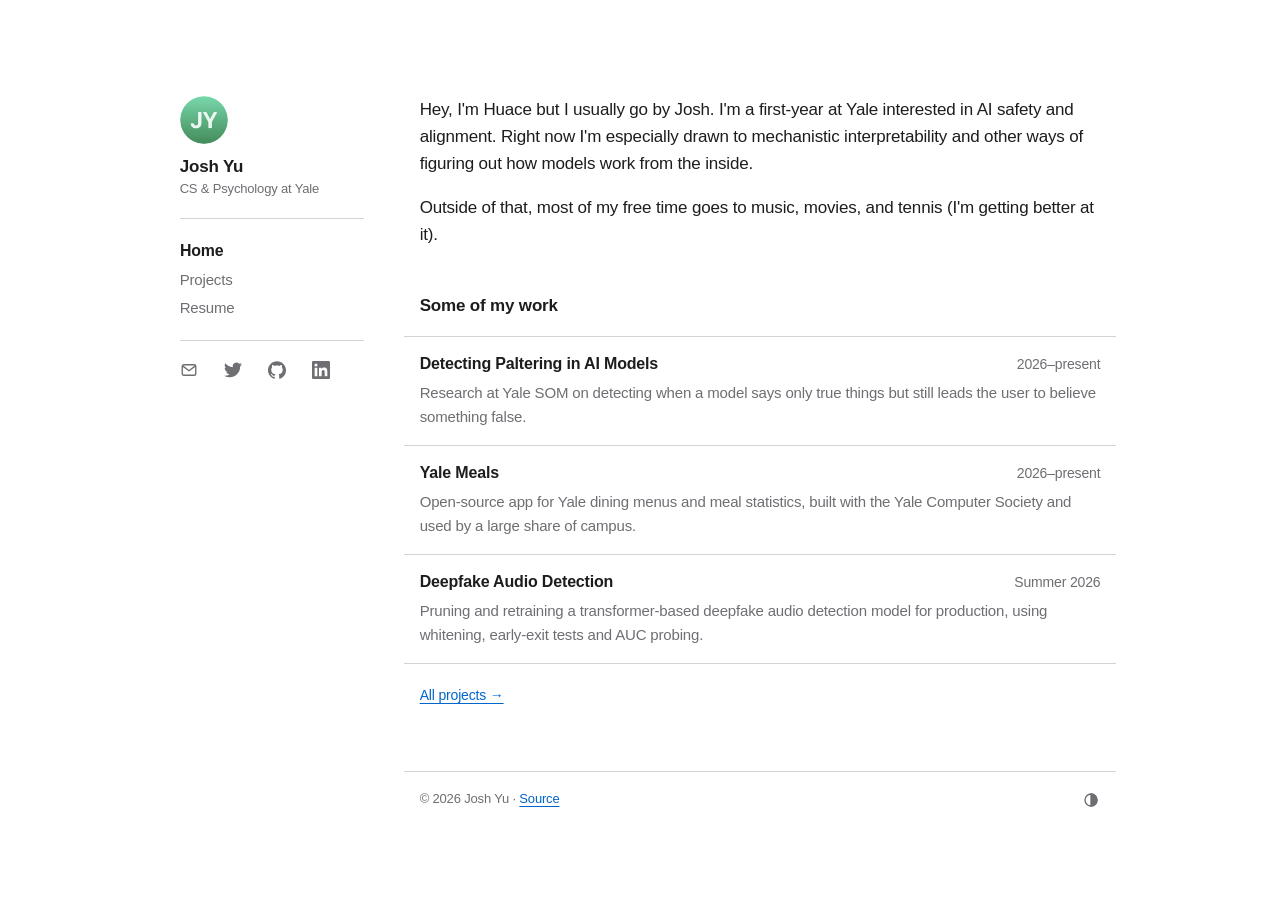
<file: index.html>
<!DOCTYPE html>
<html lang="en">
<head>
  <meta charset="utf-8">
  <meta name="viewport" content="width=device-width, initial-scale=1">
  <title>Josh Yu</title>
  <meta name="description" content="Josh Yu — Computer Science &amp; Psychology at Yale University. Interested in AI safety and mechanistic interpretability.">
  <link rel="stylesheet" href="css/style.css">
  <link rel="icon" href="favicon.ico" sizes="any">
  <link rel="icon" type="image/png" href="assets/icon-512.png">
  <link rel="apple-touch-icon" href="assets/apple-touch-icon.png">
  <script src="js/theme.js"></script>
</head>
<body>
<div class="wrap">

  <!-- HEADER: identical on every page; only class="here" moves.
       On wide screens this is the left sidebar. -->
  <header class="site-header">
    <!-- Profile card: picture, name and one line about me. The whole card is the home link. -->
    <a class="card" href="index.html">
      <img src="assets/avatar.png" alt="" width="48" height="48">
      <span class="card-text"><span class="card-name">Josh Yu</span><span class="card-sub">CS &amp; Psychology at Yale</span></span>
    </a>
    <nav class="site-nav" aria-label="Main">
      <a href="index.html" class="here" aria-current="page">Home</a>
      <a href="projects.html">Projects</a>
      <a href="resume.html">Resume</a>
    </nav>
    <div class="card-links">
      <ul class="socials">
            <li><a class="icon-button" href="mailto:joshua.yu@yale.edu" aria-label="Email" title="Email"><svg viewBox="0 0 24 24" fill="none" stroke="currentColor" stroke-width="1.8" stroke-linecap="round" stroke-linejoin="round" aria-hidden="true"><rect x="3" y="5" width="18" height="14" rx="2"/><path d="m3.5 6.5 8.5 6.5 8.5-6.5"/></svg></a></li>
            <li><a class="icon-button" href="https://x.com/tristmaschree" target="_blank" rel="noopener" aria-label="Twitter" title="Twitter"><svg viewBox="0 0 24 24" fill="currentColor" aria-hidden="true"><path d="M23.953 4.57a10 10 0 0 1-2.825.775 4.958 4.958 0 0 0 2.163-2.723c-.951.555-2.005.959-3.127 1.184a4.92 4.92 0 0 0-8.384 4.482C7.69 8.095 4.067 6.13 1.64 3.162a4.822 4.822 0 0 0-.666 2.475c0 1.71.87 3.213 2.188 4.096a4.904 4.904 0 0 1-2.228-.616v.06a4.923 4.923 0 0 0 3.946 4.827 4.996 4.996 0 0 1-2.212.085 4.936 4.936 0 0 0 4.604 3.417 9.867 9.867 0 0 1-6.102 2.105c-.39 0-.779-.023-1.17-.067a13.995 13.995 0 0 0 7.557 2.209c9.053 0 13.998-7.496 13.998-13.985 0-.21 0-.42-.015-.63A9.935 9.935 0 0 0 24 4.59z"/></svg></a></li>
            <li><a class="icon-button" href="https://github.com/tristmaschree" target="_blank" rel="noopener" aria-label="GitHub" title="GitHub"><svg viewBox="0 0 24 24" fill="currentColor" aria-hidden="true"><path d="M12 .297c-6.63 0-12 5.373-12 12 0 5.303 3.438 9.8 8.205 11.385.6.113.82-.258.82-.577 0-.285-.01-1.04-.015-2.04-3.338.724-4.042-1.61-4.042-1.61C4.422 18.07 3.633 17.7 3.633 17.7c-1.087-.744.084-.729.084-.729 1.205.084 1.838 1.236 1.838 1.236 1.07 1.835 2.809 1.305 3.495.998.108-.776.417-1.305.76-1.605-2.665-.3-5.466-1.332-5.466-5.93 0-1.31.465-2.38 1.235-3.22-.135-.303-.54-1.523.105-3.176 0 0 1.005-.322 3.3 1.23.96-.267 1.98-.399 3-.405 1.02.006 2.04.138 3 .405 2.28-1.552 3.285-1.23 3.285-1.23.645 1.653.24 2.873.12 3.176.765.84 1.23 1.91 1.23 3.22 0 4.61-2.805 5.625-5.475 5.92.42.36.81 1.096.81 2.22 0 1.606-.015 2.896-.015 3.286 0 .315.21.69.825.57C20.565 22.092 24 17.592 24 12.297c0-6.627-5.373-12-12-12"/></svg></a></li>
            <li><a class="icon-button" href="https://www.linkedin.com/in/josh-huace-yu/" target="_blank" rel="noopener" aria-label="LinkedIn" title="LinkedIn"><svg viewBox="0 0 24 24" fill="currentColor" aria-hidden="true"><path d="M20.447 20.452h-3.554v-5.569c0-1.328-.027-3.037-1.852-3.037-1.853 0-2.136 1.445-2.136 2.939v5.667H9.351V9h3.414v1.561h.046c.477-.9 1.637-1.85 3.37-1.85 3.601 0 4.267 2.37 4.267 5.455v6.286zM5.337 7.433a2.062 2.062 0 1 1 0-4.125 2.062 2.062 0 0 1 0 4.125zM7.119 20.452H3.555V9h3.564v11.452zM22.225 0H1.771C.792 0 0 .774 0 1.729v20.542C0 23.227.792 24 1.771 24h20.451C23.2 24 24 23.227 24 22.271V1.729C24 .774 23.2 0 22.222 0h.003z"/></svg></a></li>
      </ul>
    </div>
    <!-- Theme button (System → Light → Dark). This copy shows on phones;
         the footer has the desktop copy. js/theme.js wires up both. -->
    <button type="button" class="icon-button theme-button header-theme" data-mode="system" aria-label="Theme: System" title="Theme: System"><svg class="i-system" viewBox="0 0 24 24" aria-hidden="true"><circle cx="12" cy="12" r="8"/><path d="M12 4a8 8 0 0 1 0 16z" fill="currentColor"/></svg><svg class="i-light" viewBox="0 0 24 24" aria-hidden="true"><circle cx="12" cy="12" r="4"/><path d="M12 2.5v2M12 19.5v2M4.6 4.6l1.4 1.4M18 18l1.4 1.4M2.5 12h2M19.5 12h2M4.6 19.4 6 18M18 6l1.4-1.4"/></svg><svg class="i-dark" viewBox="0 0 24 24" aria-hidden="true"><path d="M20 14.5A8 8 0 1 1 9.5 4a6.5 6.5 0 0 0 10.5 10.5z"/></svg></button>
  </header>

  <!-- Right-hand column: page content, then the footer. -->
  <div class="content">
  <main>
    <!-- The profile card shows these on desktop, so they're only visible on phones. -->
    <h1 class="phone-only">Josh Yu</h1>
    <p class="muted phone-only">Computer Science &amp; Psychology @ Yale University</p>

    <p>
      Hey, I'm Huace but I usually go by Josh. I'm a first-year at Yale interested in AI safety and
      alignment. Right now I'm especially drawn to mechanistic
      interpretability and other ways of figuring out how models work from the inside.
    </p>

    <p>
      <!-- Easter egg: hover (or tap on a phone) swaps the phrase for "pun intended",
           since the paragraph above is about looking at models from the inside. -->
      <button type="button" class="pun"><span class="pun-text">Outside of that</span><span class="pun-alt" aria-hidden="true">pun intended</span></button>, most of my free time goes to music, movies, and tennis (I'm getting better at it).
    </p>

    <h2>Some of my work</h2>
    <div class="panel">
      <a class="row" href="projects.html">
        <div class="row-inner">
          <div class="row-head">
            <h3>Detecting Paltering in AI Models</h3>
            <span class="when">2026&#8211;present</span>
          </div>
          <p>
            Research at Yale SOM on detecting when a model says only true
            things but still leads the user to believe something false.
          </p>
        </div>
      </a>
      <a class="row" href="projects.html">
        <div class="row-inner">
          <div class="row-head">
            <h3>Yale Meals</h3>
            <span class="when">2026&#8211;present</span>
          </div>
          <p>
            Open-source app for Yale dining menus and meal statistics, built
            with the Yale Computer Society and used by a large share of campus.
          </p>
        </div>
      </a>
      <a class="row" href="projects.html">
        <div class="row-inner">
          <div class="row-head">
            <h3>Deepfake Audio Detection</h3>
            <span class="when">Summer 2026</span>
          </div>
          <p>
            Pruning and retraining a transformer-based deepfake audio detection 
            model for production, using whitening, early-exit tests and AUC probing.
          </p>
        </div>
      </a>
    </div>
    <p class="small"><a href="projects.html">All projects →</a></p>
  </main>

    <script>
      // Easter egg on phones and keyboards: tap or press to show "pun intended",
      // tap again or wait 2.5 seconds to switch back. A mouse uses hover instead.
      (function () {
        var pun = document.querySelector('.pun');
        if (!pun) return;
        var timer, pressedWith = '';
        // Note what started the press; Safari doesn't reliably say on the click itself.
        pun.addEventListener('pointerdown', function (e) { pressedWith = e.pointerType; });
        pun.addEventListener('click', function () {
          var mouse = pressedWith === 'mouse';
          pressedWith = '';            // a keyboard press has no pointerdown before it
          if (mouse) return;
          clearTimeout(timer);
          var on = !pun.classList.contains('show');
          pun.classList.toggle('show', on);
          if (on) timer = setTimeout(function () { pun.classList.remove('show'); }, 2500);
        });
      })();
    </script>

    <footer class="site-footer">
      <p>© 2026 Josh Yu · <a href="https://github.com/tristmaschree/tristmaschree.github.io">Source</a></p>
      <div class="footer-right">
        <ul class="socials footer-socials">
          <li><a class="icon-button" href="mailto:joshua.yu@yale.edu" aria-label="Email" title="Email"><svg viewBox="0 0 24 24" fill="none" stroke="currentColor" stroke-width="1.8" stroke-linecap="round" stroke-linejoin="round" aria-hidden="true"><rect x="3" y="5" width="18" height="14" rx="2"/><path d="m3.5 6.5 8.5 6.5 8.5-6.5"/></svg></a></li>
          <li><a class="icon-button" href="https://x.com/tristmaschree" target="_blank" rel="noopener" aria-label="Twitter" title="Twitter"><svg viewBox="0 0 24 24" fill="currentColor" aria-hidden="true"><path d="M23.953 4.57a10 10 0 0 1-2.825.775 4.958 4.958 0 0 0 2.163-2.723c-.951.555-2.005.959-3.127 1.184a4.92 4.92 0 0 0-8.384 4.482C7.69 8.095 4.067 6.13 1.64 3.162a4.822 4.822 0 0 0-.666 2.475c0 1.71.87 3.213 2.188 4.096a4.904 4.904 0 0 1-2.228-.616v.06a4.923 4.923 0 0 0 3.946 4.827 4.996 4.996 0 0 1-2.212.085 4.936 4.936 0 0 0 4.604 3.417 9.867 9.867 0 0 1-6.102 2.105c-.39 0-.779-.023-1.17-.067a13.995 13.995 0 0 0 7.557 2.209c9.053 0 13.998-7.496 13.998-13.985 0-.21 0-.42-.015-.63A9.935 9.935 0 0 0 24 4.59z"/></svg></a></li>
          <li><a class="icon-button" href="https://github.com/tristmaschree" target="_blank" rel="noopener" aria-label="GitHub" title="GitHub"><svg viewBox="0 0 24 24" fill="currentColor" aria-hidden="true"><path d="M12 .297c-6.63 0-12 5.373-12 12 0 5.303 3.438 9.8 8.205 11.385.6.113.82-.258.82-.577 0-.285-.01-1.04-.015-2.04-3.338.724-4.042-1.61-4.042-1.61C4.422 18.07 3.633 17.7 3.633 17.7c-1.087-.744.084-.729.084-.729 1.205.084 1.838 1.236 1.838 1.236 1.07 1.835 2.809 1.305 3.495.998.108-.776.417-1.305.76-1.605-2.665-.3-5.466-1.332-5.466-5.93 0-1.31.465-2.38 1.235-3.22-.135-.303-.54-1.523.105-3.176 0 0 1.005-.322 3.3 1.23.96-.267 1.98-.399 3-.405 1.02.006 2.04.138 3 .405 2.28-1.552 3.285-1.23 3.285-1.23.645 1.653.24 2.873.12 3.176.765.84 1.23 1.91 1.23 3.22 0 4.61-2.805 5.625-5.475 5.92.42.36.81 1.096.81 2.22 0 1.606-.015 2.896-.015 3.286 0 .315.21.69.825.57C20.565 22.092 24 17.592 24 12.297c0-6.627-5.373-12-12-12"/></svg></a></li>
          <li><a class="icon-button" href="https://www.linkedin.com/in/josh-huace-yu/" target="_blank" rel="noopener" aria-label="LinkedIn" title="LinkedIn"><svg viewBox="0 0 24 24" fill="currentColor" aria-hidden="true"><path d="M20.447 20.452h-3.554v-5.569c0-1.328-.027-3.037-1.852-3.037-1.853 0-2.136 1.445-2.136 2.939v5.667H9.351V9h3.414v1.561h.046c.477-.9 1.637-1.85 3.37-1.85 3.601 0 4.267 2.37 4.267 5.455v6.286zM5.337 7.433a2.062 2.062 0 1 1 0-4.125 2.062 2.062 0 0 1 0 4.125zM7.119 20.452H3.555V9h3.564v11.452zM22.225 0H1.771C.792 0 0 .774 0 1.729v20.542C0 23.227.792 24 1.771 24h20.451C23.2 24 24 23.227 24 22.271V1.729C24 .774 23.2 0 22.222 0h.003z"/></svg></a></li>
        </ul>
        <button type="button" class="icon-button theme-button footer-theme" data-mode="system" aria-label="Theme: System" title="Theme: System"><svg class="i-system" viewBox="0 0 24 24" aria-hidden="true"><circle cx="12" cy="12" r="8"/><path d="M12 4a8 8 0 0 1 0 16z" fill="currentColor"/></svg><svg class="i-light" viewBox="0 0 24 24" aria-hidden="true"><circle cx="12" cy="12" r="4"/><path d="M12 2.5v2M12 19.5v2M4.6 4.6l1.4 1.4M18 18l1.4 1.4M2.5 12h2M19.5 12h2M4.6 19.4 6 18M18 6l1.4-1.4"/></svg><svg class="i-dark" viewBox="0 0 24 24" aria-hidden="true"><path d="M20 14.5A8 8 0 1 1 9.5 4a6.5 6.5 0 0 0 10.5 10.5z"/></svg></button>
      </div>
    </footer>
  </div>

</div>
</body>
</html>
</file>
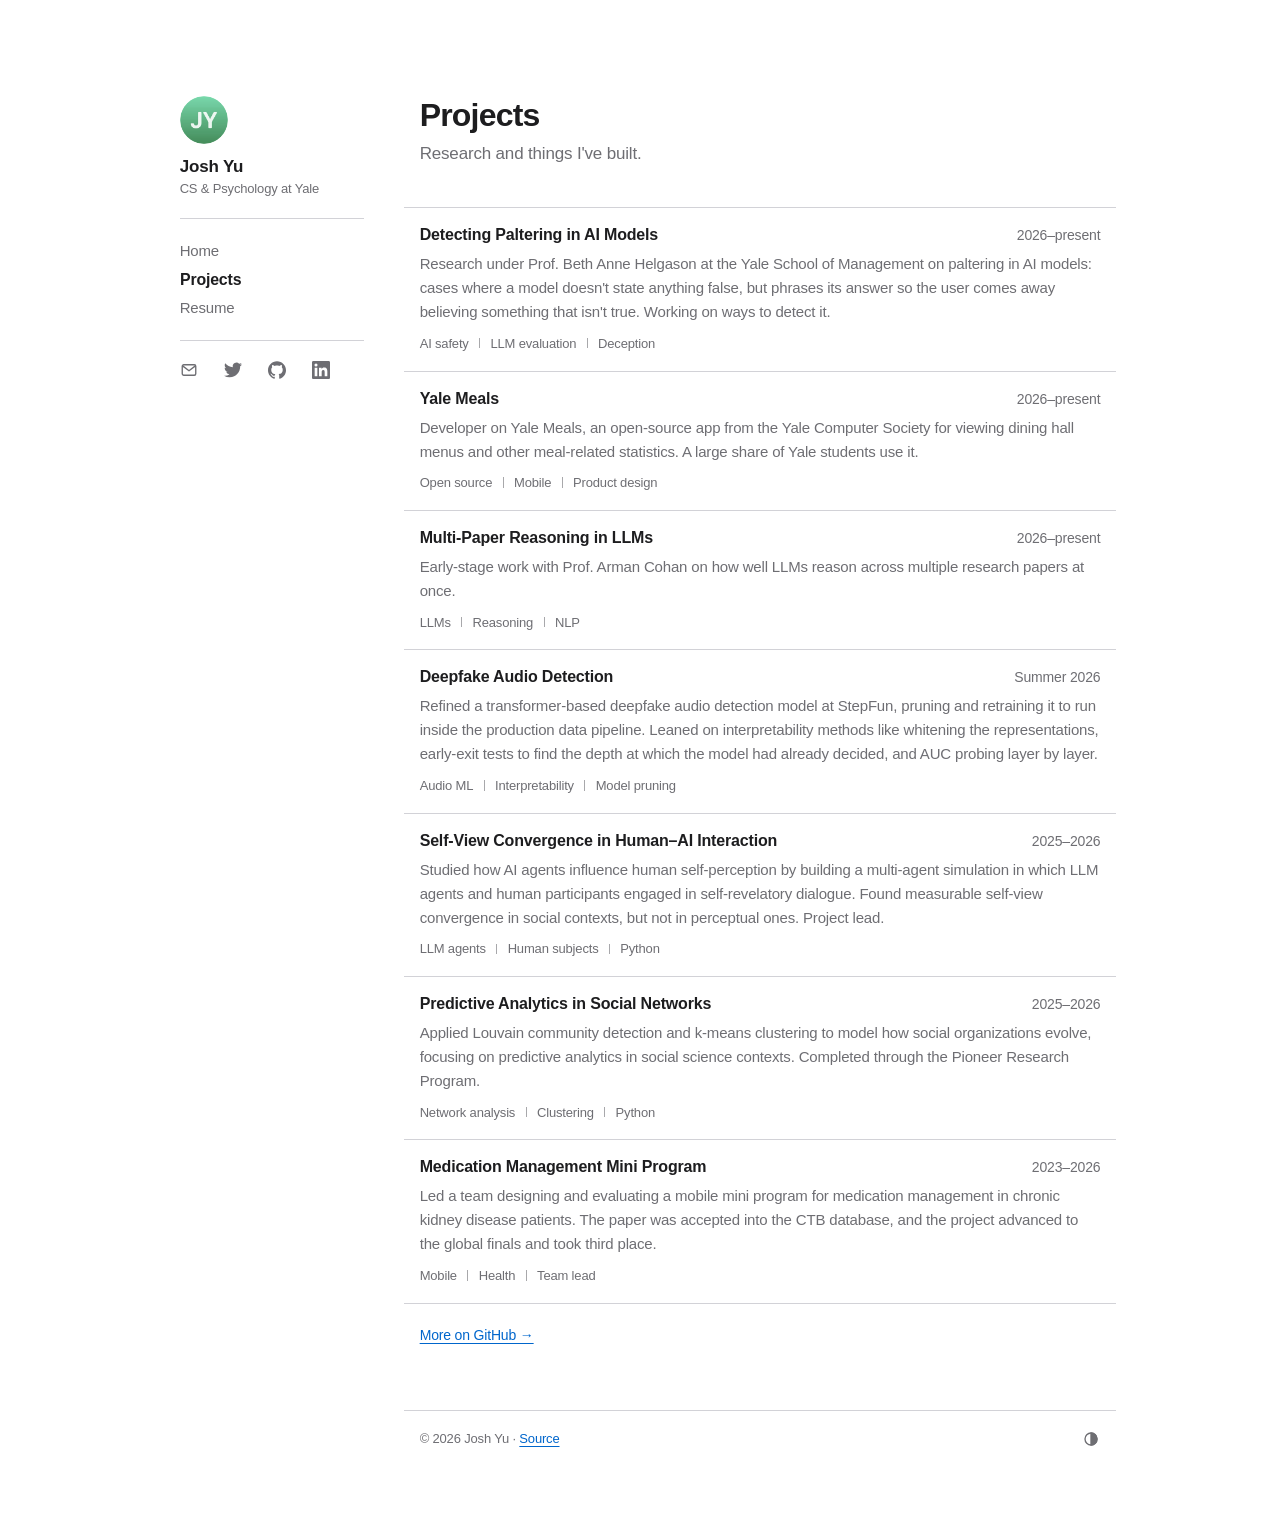
<file: projects.html>
<!DOCTYPE html>
<html lang="en">
<head>
  <meta charset="utf-8">
  <meta name="viewport" content="width=device-width, initial-scale=1">
  <title>Projects | Josh Yu</title>
  <meta name="description" content="Research and projects by Josh Yu.">
  <link rel="stylesheet" href="css/style.css">
  <link rel="icon" href="favicon.ico" sizes="any">
  <link rel="icon" type="image/png" href="assets/icon-512.png">
  <link rel="apple-touch-icon" href="assets/apple-touch-icon.png">
  <script src="js/theme.js"></script>
</head>
<body>
<div class="wrap">

  <header class="site-header">
    <!-- Profile card: picture, name and one line about me. The whole card is the home link. -->
    <a class="card" href="index.html">
      <img src="assets/avatar.png" alt="" width="48" height="48">
      <span class="card-text"><span class="card-name">Josh Yu</span><span class="card-sub">CS &amp; Psychology at Yale</span></span>
    </a>
    <nav class="site-nav" aria-label="Main">
      <a href="index.html">Home</a>
      <a href="projects.html" class="here" aria-current="page">Projects</a>
      <a href="resume.html">Resume</a>
    </nav>
    <div class="card-links">
      <ul class="socials">
            <li><a class="icon-button" href="mailto:joshua.yu@yale.edu" aria-label="Email" title="Email"><svg viewBox="0 0 24 24" fill="none" stroke="currentColor" stroke-width="1.8" stroke-linecap="round" stroke-linejoin="round" aria-hidden="true"><rect x="3" y="5" width="18" height="14" rx="2"/><path d="m3.5 6.5 8.5 6.5 8.5-6.5"/></svg></a></li>
            <li><a class="icon-button" href="https://x.com/tristmaschree" target="_blank" rel="noopener" aria-label="Twitter" title="Twitter"><svg viewBox="0 0 24 24" fill="currentColor" aria-hidden="true"><path d="M23.953 4.57a10 10 0 0 1-2.825.775 4.958 4.958 0 0 0 2.163-2.723c-.951.555-2.005.959-3.127 1.184a4.92 4.92 0 0 0-8.384 4.482C7.69 8.095 4.067 6.13 1.64 3.162a4.822 4.822 0 0 0-.666 2.475c0 1.71.87 3.213 2.188 4.096a4.904 4.904 0 0 1-2.228-.616v.06a4.923 4.923 0 0 0 3.946 4.827 4.996 4.996 0 0 1-2.212.085 4.936 4.936 0 0 0 4.604 3.417 9.867 9.867 0 0 1-6.102 2.105c-.39 0-.779-.023-1.17-.067a13.995 13.995 0 0 0 7.557 2.209c9.053 0 13.998-7.496 13.998-13.985 0-.21 0-.42-.015-.63A9.935 9.935 0 0 0 24 4.59z"/></svg></a></li>
            <li><a class="icon-button" href="https://github.com/tristmaschree" target="_blank" rel="noopener" aria-label="GitHub" title="GitHub"><svg viewBox="0 0 24 24" fill="currentColor" aria-hidden="true"><path d="M12 .297c-6.63 0-12 5.373-12 12 0 5.303 3.438 9.8 8.205 11.385.6.113.82-.258.82-.577 0-.285-.01-1.04-.015-2.04-3.338.724-4.042-1.61-4.042-1.61C4.422 18.07 3.633 17.7 3.633 17.7c-1.087-.744.084-.729.084-.729 1.205.084 1.838 1.236 1.838 1.236 1.07 1.835 2.809 1.305 3.495.998.108-.776.417-1.305.76-1.605-2.665-.3-5.466-1.332-5.466-5.93 0-1.31.465-2.38 1.235-3.22-.135-.303-.54-1.523.105-3.176 0 0 1.005-.322 3.3 1.23.96-.267 1.98-.399 3-.405 1.02.006 2.04.138 3 .405 2.28-1.552 3.285-1.23 3.285-1.23.645 1.653.24 2.873.12 3.176.765.84 1.23 1.91 1.23 3.22 0 4.61-2.805 5.625-5.475 5.92.42.36.81 1.096.81 2.22 0 1.606-.015 2.896-.015 3.286 0 .315.21.69.825.57C20.565 22.092 24 17.592 24 12.297c0-6.627-5.373-12-12-12"/></svg></a></li>
            <li><a class="icon-button" href="https://www.linkedin.com/in/josh-huace-yu/" target="_blank" rel="noopener" aria-label="LinkedIn" title="LinkedIn"><svg viewBox="0 0 24 24" fill="currentColor" aria-hidden="true"><path d="M20.447 20.452h-3.554v-5.569c0-1.328-.027-3.037-1.852-3.037-1.853 0-2.136 1.445-2.136 2.939v5.667H9.351V9h3.414v1.561h.046c.477-.9 1.637-1.85 3.37-1.85 3.601 0 4.267 2.37 4.267 5.455v6.286zM5.337 7.433a2.062 2.062 0 1 1 0-4.125 2.062 2.062 0 0 1 0 4.125zM7.119 20.452H3.555V9h3.564v11.452zM22.225 0H1.771C.792 0 0 .774 0 1.729v20.542C0 23.227.792 24 1.771 24h20.451C23.2 24 24 23.227 24 22.271V1.729C24 .774 23.2 0 22.222 0h.003z"/></svg></a></li>
      </ul>
    </div>
    <!-- Theme button (System → Light → Dark). This copy shows on phones;
         the footer has the desktop copy. js/theme.js wires up both. -->
    <button type="button" class="icon-button theme-button header-theme" data-mode="system" aria-label="Theme: System" title="Theme: System"><svg class="i-system" viewBox="0 0 24 24" aria-hidden="true"><circle cx="12" cy="12" r="8"/><path d="M12 4a8 8 0 0 1 0 16z" fill="currentColor"/></svg><svg class="i-light" viewBox="0 0 24 24" aria-hidden="true"><circle cx="12" cy="12" r="4"/><path d="M12 2.5v2M12 19.5v2M4.6 4.6l1.4 1.4M18 18l1.4 1.4M2.5 12h2M19.5 12h2M4.6 19.4 6 18M18 6l1.4-1.4"/></svg><svg class="i-dark" viewBox="0 0 24 24" aria-hidden="true"><path d="M20 14.5A8 8 0 1 1 9.5 4a6.5 6.5 0 0 0 10.5 10.5z"/></svg></button>
  </header>

  <!-- Right-hand column: page content, then the footer. -->
  <div class="content">
  <main>
    <h1>Projects</h1>
    <p class="muted">Research and things I've built.</p>

    <!-- Copy one whole "row" block per project. -->
    <div class="panel">

      <div class="row">
        <div class="row-head">
          <h3>Detecting Paltering in AI Models</h3>
          <span class="when">2026&#8211;present</span>
        </div>
        <p>
          Research under Prof. Beth Anne Helgason at the Yale School of
          Management on paltering in AI models: cases where a model doesn't
          state anything false, but phrases its answer so the user comes
          away believing something that isn't true. Working on ways to
          detect it.
        </p>
        <ul class="tags">
          <li>AI safety</li>
          <li>LLM evaluation</li>
          <li>Deception</li>
        </ul>
      </div>

      <div class="row">
        <div class="row-head">
          <h3>Yale Meals</h3>
          <span class="when">2026&#8211;present</span>
        </div>
        <p>
          Developer on Yale Meals, an open-source app from the Yale Computer
          Society for viewing dining hall menus and other meal-related
          statistics. A large share of Yale students use it.
        </p>
        <ul class="tags">
          <li>Open source</li>
          <li>Mobile</li>
          <li>Product design</li>
        </ul>
      </div>

      <div class="row">
        <div class="row-head">
          <h3>Multi-Paper Reasoning in LLMs</h3>
          <span class="when">2026&#8211;present</span>
        </div>
        <p>
          Early-stage work with Prof. Arman Cohan on how well LLMs reason
          across multiple research papers at once.
        </p>
        <ul class="tags">
          <li>LLMs</li>
          <li>Reasoning</li>
          <li>NLP</li>
        </ul>
      </div>

      <div class="row">
        <div class="row-head">
          <h3>Deepfake Audio Detection</h3>
          <span class="when">Summer 2026</span>
        </div>
        <p>
          Refined a transformer-based deepfake audio detection model at StepFun, pruning 
          and retraining it to run inside the production data pipeline. Leaned on
          interpretability methods like
          whitening the representations, early-exit tests to find the depth at
          which the model had already decided, and AUC probing layer by layer.
        </p>
        <ul class="tags">
          <li>Audio ML</li>
          <li>Interpretability</li>
          <li>Model pruning</li>
        </ul>
      </div>

      <div class="row">
        <div class="row-head">
          <h3>Self-View Convergence in Human&#8211;AI Interaction</h3>
          <span class="when">2025&#8211;2026</span>
        </div>
        <p>
          Studied how AI agents influence human self-perception by building a
          multi-agent simulation in which LLM agents and human participants
          engaged in self-revelatory dialogue. Found measurable self-view
          convergence in social contexts, but not in perceptual ones.
          Project lead.
        </p>
        <ul class="tags">
          <li>LLM agents</li>
          <li>Human subjects</li>
          <li>Python</li>
        </ul>
      </div>

      <div class="row">
        <div class="row-head">
          <h3>Predictive Analytics in Social Networks</h3>
          <span class="when">2025&#8211;2026</span>
        </div>
        <p>
          Applied Louvain community detection and k-means clustering to model
          how social organizations evolve, focusing on predictive analytics in
          social science contexts. Completed through the Pioneer Research
          Program.
        </p>
        <ul class="tags">
          <li>Network analysis</li>
          <li>Clustering</li>
          <li>Python</li>
        </ul>
      </div>

      <div class="row">
        <div class="row-head">
          <h3>Medication Management Mini Program</h3>
          <span class="when">2023&#8211;2026</span>
        </div>
        <p>
          Led a team designing and evaluating a mobile mini program for
          medication management in chronic kidney disease patients. The paper
          was accepted into the CTB database, and the project advanced to the
          global finals and took third place.
        </p>
        <ul class="tags">
          <li>Mobile</li>
          <li>Health</li>
          <li>Team lead</li>
        </ul>
      </div>

    </div>
    <p class="small"><a href="https://github.com/tristmaschree" target="_blank" rel="noopener">More on GitHub →</a></p>
  </main>

    <footer class="site-footer">
      <p>© 2026 Josh Yu · <a href="https://github.com/tristmaschree/tristmaschree.github.io">Source</a></p>
      <div class="footer-right">
        <ul class="socials footer-socials">
          <li><a class="icon-button" href="mailto:joshua.yu@yale.edu" aria-label="Email" title="Email"><svg viewBox="0 0 24 24" fill="none" stroke="currentColor" stroke-width="1.8" stroke-linecap="round" stroke-linejoin="round" aria-hidden="true"><rect x="3" y="5" width="18" height="14" rx="2"/><path d="m3.5 6.5 8.5 6.5 8.5-6.5"/></svg></a></li>
          <li><a class="icon-button" href="https://x.com/tristmaschree" target="_blank" rel="noopener" aria-label="Twitter" title="Twitter"><svg viewBox="0 0 24 24" fill="currentColor" aria-hidden="true"><path d="M23.953 4.57a10 10 0 0 1-2.825.775 4.958 4.958 0 0 0 2.163-2.723c-.951.555-2.005.959-3.127 1.184a4.92 4.92 0 0 0-8.384 4.482C7.69 8.095 4.067 6.13 1.64 3.162a4.822 4.822 0 0 0-.666 2.475c0 1.71.87 3.213 2.188 4.096a4.904 4.904 0 0 1-2.228-.616v.06a4.923 4.923 0 0 0 3.946 4.827 4.996 4.996 0 0 1-2.212.085 4.936 4.936 0 0 0 4.604 3.417 9.867 9.867 0 0 1-6.102 2.105c-.39 0-.779-.023-1.17-.067a13.995 13.995 0 0 0 7.557 2.209c9.053 0 13.998-7.496 13.998-13.985 0-.21 0-.42-.015-.63A9.935 9.935 0 0 0 24 4.59z"/></svg></a></li>
          <li><a class="icon-button" href="https://github.com/tristmaschree" target="_blank" rel="noopener" aria-label="GitHub" title="GitHub"><svg viewBox="0 0 24 24" fill="currentColor" aria-hidden="true"><path d="M12 .297c-6.63 0-12 5.373-12 12 0 5.303 3.438 9.8 8.205 11.385.6.113.82-.258.82-.577 0-.285-.01-1.04-.015-2.04-3.338.724-4.042-1.61-4.042-1.61C4.422 18.07 3.633 17.7 3.633 17.7c-1.087-.744.084-.729.084-.729 1.205.084 1.838 1.236 1.838 1.236 1.07 1.835 2.809 1.305 3.495.998.108-.776.417-1.305.76-1.605-2.665-.3-5.466-1.332-5.466-5.93 0-1.31.465-2.38 1.235-3.22-.135-.303-.54-1.523.105-3.176 0 0 1.005-.322 3.3 1.23.96-.267 1.98-.399 3-.405 1.02.006 2.04.138 3 .405 2.28-1.552 3.285-1.23 3.285-1.23.645 1.653.24 2.873.12 3.176.765.84 1.23 1.91 1.23 3.22 0 4.61-2.805 5.625-5.475 5.92.42.36.81 1.096.81 2.22 0 1.606-.015 2.896-.015 3.286 0 .315.21.69.825.57C20.565 22.092 24 17.592 24 12.297c0-6.627-5.373-12-12-12"/></svg></a></li>
          <li><a class="icon-button" href="https://www.linkedin.com/in/josh-huace-yu/" target="_blank" rel="noopener" aria-label="LinkedIn" title="LinkedIn"><svg viewBox="0 0 24 24" fill="currentColor" aria-hidden="true"><path d="M20.447 20.452h-3.554v-5.569c0-1.328-.027-3.037-1.852-3.037-1.853 0-2.136 1.445-2.136 2.939v5.667H9.351V9h3.414v1.561h.046c.477-.9 1.637-1.85 3.37-1.85 3.601 0 4.267 2.37 4.267 5.455v6.286zM5.337 7.433a2.062 2.062 0 1 1 0-4.125 2.062 2.062 0 0 1 0 4.125zM7.119 20.452H3.555V9h3.564v11.452zM22.225 0H1.771C.792 0 0 .774 0 1.729v20.542C0 23.227.792 24 1.771 24h20.451C23.2 24 24 23.227 24 22.271V1.729C24 .774 23.2 0 22.222 0h.003z"/></svg></a></li>
        </ul>
        <button type="button" class="icon-button theme-button footer-theme" data-mode="system" aria-label="Theme: System" title="Theme: System"><svg class="i-system" viewBox="0 0 24 24" aria-hidden="true"><circle cx="12" cy="12" r="8"/><path d="M12 4a8 8 0 0 1 0 16z" fill="currentColor"/></svg><svg class="i-light" viewBox="0 0 24 24" aria-hidden="true"><circle cx="12" cy="12" r="4"/><path d="M12 2.5v2M12 19.5v2M4.6 4.6l1.4 1.4M18 18l1.4 1.4M2.5 12h2M19.5 12h2M4.6 19.4 6 18M18 6l1.4-1.4"/></svg><svg class="i-dark" viewBox="0 0 24 24" aria-hidden="true"><path d="M20 14.5A8 8 0 1 1 9.5 4a6.5 6.5 0 0 0 10.5 10.5z"/></svg></button>
      </div>
    </footer>
  </div>

</div>
</body>
</html>
</file>
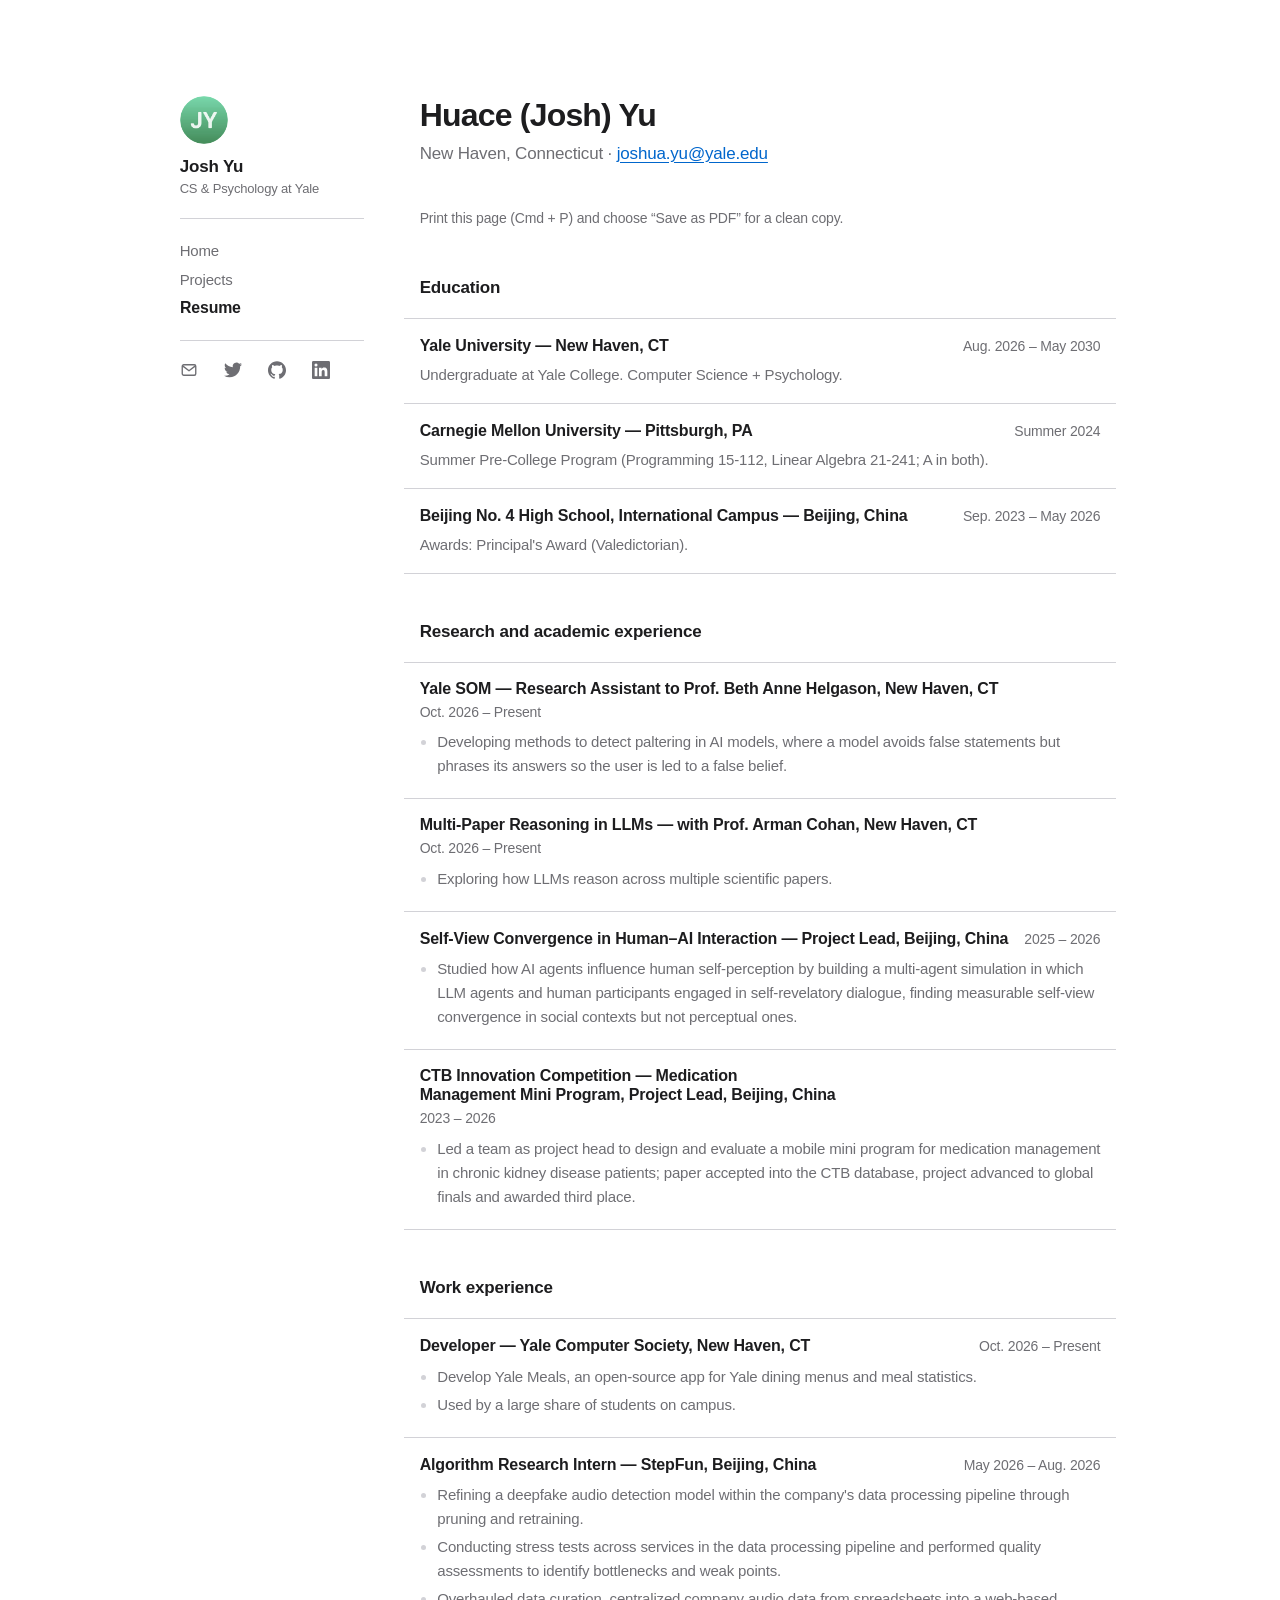
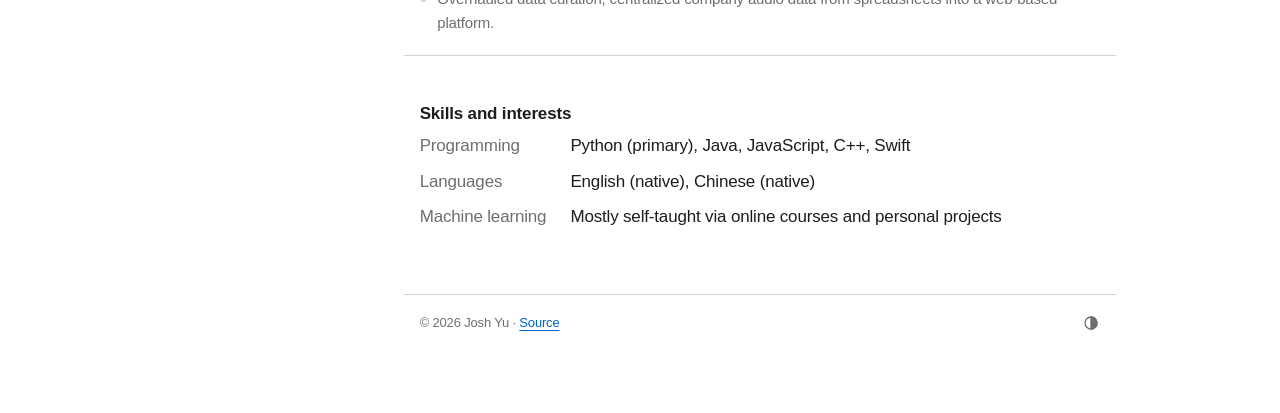
<file: resume.html>
<!DOCTYPE html>
<html lang="en">
<head>
  <meta charset="utf-8">
  <meta name="viewport" content="width=device-width, initial-scale=1">
  <title>Resume | Josh Yu</title>
  <meta name="description" content="Resume of Huace (Josh) Yu.">
  <link rel="stylesheet" href="css/style.css">
  <link rel="icon" href="favicon.ico" sizes="any">
  <link rel="icon" type="image/png" href="assets/icon-512.png">
  <link rel="apple-touch-icon" href="assets/apple-touch-icon.png">
  <script src="js/theme.js"></script>
</head>
<body>
<div class="wrap">

  <header class="site-header">
    <!-- Profile card: picture, name and one line about me. The whole card is the home link. -->
    <a class="card" href="index.html">
      <img src="assets/avatar.png" alt="" width="48" height="48">
      <span class="card-text"><span class="card-name">Josh Yu</span><span class="card-sub">CS &amp; Psychology at Yale</span></span>
    </a>
    <nav class="site-nav" aria-label="Main">
      <a href="index.html">Home</a>
      <a href="projects.html">Projects</a>
      <a href="resume.html" class="here" aria-current="page">Resume</a>
    </nav>
    <div class="card-links">
      <ul class="socials">
            <li><a class="icon-button" href="mailto:joshua.yu@yale.edu" aria-label="Email" title="Email"><svg viewBox="0 0 24 24" fill="none" stroke="currentColor" stroke-width="1.8" stroke-linecap="round" stroke-linejoin="round" aria-hidden="true"><rect x="3" y="5" width="18" height="14" rx="2"/><path d="m3.5 6.5 8.5 6.5 8.5-6.5"/></svg></a></li>
            <li><a class="icon-button" href="https://x.com/tristmaschree" target="_blank" rel="noopener" aria-label="Twitter" title="Twitter"><svg viewBox="0 0 24 24" fill="currentColor" aria-hidden="true"><path d="M23.953 4.57a10 10 0 0 1-2.825.775 4.958 4.958 0 0 0 2.163-2.723c-.951.555-2.005.959-3.127 1.184a4.92 4.92 0 0 0-8.384 4.482C7.69 8.095 4.067 6.13 1.64 3.162a4.822 4.822 0 0 0-.666 2.475c0 1.71.87 3.213 2.188 4.096a4.904 4.904 0 0 1-2.228-.616v.06a4.923 4.923 0 0 0 3.946 4.827 4.996 4.996 0 0 1-2.212.085 4.936 4.936 0 0 0 4.604 3.417 9.867 9.867 0 0 1-6.102 2.105c-.39 0-.779-.023-1.17-.067a13.995 13.995 0 0 0 7.557 2.209c9.053 0 13.998-7.496 13.998-13.985 0-.21 0-.42-.015-.63A9.935 9.935 0 0 0 24 4.59z"/></svg></a></li>
            <li><a class="icon-button" href="https://github.com/tristmaschree" target="_blank" rel="noopener" aria-label="GitHub" title="GitHub"><svg viewBox="0 0 24 24" fill="currentColor" aria-hidden="true"><path d="M12 .297c-6.63 0-12 5.373-12 12 0 5.303 3.438 9.8 8.205 11.385.6.113.82-.258.82-.577 0-.285-.01-1.04-.015-2.04-3.338.724-4.042-1.61-4.042-1.61C4.422 18.07 3.633 17.7 3.633 17.7c-1.087-.744.084-.729.084-.729 1.205.084 1.838 1.236 1.838 1.236 1.07 1.835 2.809 1.305 3.495.998.108-.776.417-1.305.76-1.605-2.665-.3-5.466-1.332-5.466-5.93 0-1.31.465-2.38 1.235-3.22-.135-.303-.54-1.523.105-3.176 0 0 1.005-.322 3.3 1.23.96-.267 1.98-.399 3-.405 1.02.006 2.04.138 3 .405 2.28-1.552 3.285-1.23 3.285-1.23.645 1.653.24 2.873.12 3.176.765.84 1.23 1.91 1.23 3.22 0 4.61-2.805 5.625-5.475 5.92.42.36.81 1.096.81 2.22 0 1.606-.015 2.896-.015 3.286 0 .315.21.69.825.57C20.565 22.092 24 17.592 24 12.297c0-6.627-5.373-12-12-12"/></svg></a></li>
            <li><a class="icon-button" href="https://www.linkedin.com/in/josh-huace-yu/" target="_blank" rel="noopener" aria-label="LinkedIn" title="LinkedIn"><svg viewBox="0 0 24 24" fill="currentColor" aria-hidden="true"><path d="M20.447 20.452h-3.554v-5.569c0-1.328-.027-3.037-1.852-3.037-1.853 0-2.136 1.445-2.136 2.939v5.667H9.351V9h3.414v1.561h.046c.477-.9 1.637-1.85 3.37-1.85 3.601 0 4.267 2.37 4.267 5.455v6.286zM5.337 7.433a2.062 2.062 0 1 1 0-4.125 2.062 2.062 0 0 1 0 4.125zM7.119 20.452H3.555V9h3.564v11.452zM22.225 0H1.771C.792 0 0 .774 0 1.729v20.542C0 23.227.792 24 1.771 24h20.451C23.2 24 24 23.227 24 22.271V1.729C24 .774 23.2 0 22.222 0h.003z"/></svg></a></li>
      </ul>
    </div>
    <!-- Theme button (System → Light → Dark). This copy shows on phones;
         the footer has the desktop copy. js/theme.js wires up both. -->
    <button type="button" class="icon-button theme-button header-theme" data-mode="system" aria-label="Theme: System" title="Theme: System"><svg class="i-system" viewBox="0 0 24 24" aria-hidden="true"><circle cx="12" cy="12" r="8"/><path d="M12 4a8 8 0 0 1 0 16z" fill="currentColor"/></svg><svg class="i-light" viewBox="0 0 24 24" aria-hidden="true"><circle cx="12" cy="12" r="4"/><path d="M12 2.5v2M12 19.5v2M4.6 4.6l1.4 1.4M18 18l1.4 1.4M2.5 12h2M19.5 12h2M4.6 19.4 6 18M18 6l1.4-1.4"/></svg><svg class="i-dark" viewBox="0 0 24 24" aria-hidden="true"><path d="M20 14.5A8 8 0 1 1 9.5 4a6.5 6.5 0 0 0 10.5 10.5z"/></svg></button>
  </header>

  <!-- Right-hand column: page content, then the footer. -->
  <div class="content">
  <main>
    <h1>Huace (Josh) Yu</h1>
    <p class="muted">
      New Haven, Connecticut ·
      <a href="mailto:joshua.yu@yale.edu">joshua.yu@yale.edu</a>
    </p>
    <!-- class="no-print" hides this line when the page is printed. -->
    <p class="muted small no-print">
      Print this page (Cmd&nbsp;+&nbsp;P) and choose “Save as PDF” for a clean copy.
    </p>

    <h2>Education</h2>
    <div class="panel">

      <div class="row">
        <div class="row-head">
          <h3>Yale University — New Haven, CT</h3>
          <span class="when">Aug. 2026 – May 2030</span>
        </div>
        <p>Undergraduate at Yale College. Computer Science + Psychology.</p>
      </div>

      <div class="row">
        <div class="row-head">
          <h3>Carnegie Mellon University — Pittsburgh, PA</h3>
          <span class="when">Summer 2024</span>
        </div>
        <p>Summer Pre-College Program (Programming 15-112, Linear Algebra 21-241; A in both).</p>
      </div>

      <div class="row">
        <div class="row-head">
          <h3>Beijing No. 4 High School, International Campus — Beijing, China</h3>
          <span class="when">Sep. 2023 – May 2026</span>
        </div>
        <p>Awards: Principal's Award (Valedictorian).</p>
      </div>

    </div>

    <h2>Research and academic experience</h2>
    <div class="panel">

      <div class="row">
        <div class="row-head">
          <h3>Yale SOM — Research Assistant to Prof. Beth Anne Helgason, New Haven, CT</h3>
          <span class="when">Oct. 2026 – Present</span>
        </div>
        <ul>
          <li>Developing methods to detect paltering in AI models, where a model avoids false statements but phrases its answers so the user is led to a false belief.</li>
        </ul>
      </div>

      <div class="row">
        <div class="row-head">
          <h3>Multi-Paper Reasoning in LLMs — with Prof. Arman Cohan, New Haven, CT</h3>
          <span class="when">Oct. 2026 – Present</span>
        </div>
        <ul>
          <li>Exploring how LLMs reason across multiple scientific papers.</li>
        </ul>
      </div>

      <div class="row">
        <div class="row-head">
          <h3>Self-View Convergence in Human–AI Interaction — Project Lead, Beijing, China</h3>
          <span class="when">2025 – 2026</span>
        </div>
        <ul>
          <li>Studied how AI agents influence human self-perception by building a multi-agent simulation in which LLM agents and human participants engaged in self-revelatory dialogue, finding measurable self-view convergence in social contexts but not perceptual ones.</li>
        </ul>
      </div>

      <div class="row">
        <div class="row-head">
          <h3>CTB Innovation Competition — Medication Management Mini Program, Project Lead, Beijing, China</h3>
          <span class="when">2023 – 2026</span>
        </div>
        <ul>
          <li>Led a team as project head to design and evaluate a mobile mini program for medication management in chronic kidney disease patients; paper accepted into the CTB database, project advanced to global finals and awarded third place.</li>
        </ul>
      </div>

    </div>

    <h2>Work experience</h2>
    <div class="panel">

      <div class="row">
        <div class="row-head">
          <h3>Developer — Yale Computer Society, New Haven, CT</h3>
          <span class="when">Oct. 2026 – Present</span>
        </div>
        <ul>
          <li>Develop Yale Meals, an open-source app for Yale dining menus and meal statistics.</li>
          <li>Used by a large share of students on campus.</li>
        </ul>
      </div>

      <div class="row">
        <div class="row-head">
          <h3>Algorithm Research Intern — StepFun, Beijing, China</h3>
          <span class="when">May 2026 – Aug. 2026</span>
        </div>
        <ul>
          <li>Refining a deepfake audio detection model within the company's data processing pipeline through pruning and retraining.</li>
          <li>Conducting stress tests across services in the data processing pipeline and performed quality assessments to identify bottlenecks and weak points.</li>
          <li>Overhauled data curation, centralized company audio data from spreadsheets into a web-based platform.</li>
        </ul>
      </div>

    </div>

    <h2>Skills and interests</h2>
    <dl class="deflist">
      <dt>Programming</dt>
      <dd>Python (primary), Java, JavaScript, C++, Swift</dd>
      <dt>Languages</dt>
      <dd>English (native), Chinese (native)</dd>
      <dt>Machine learning</dt>
      <dd>Mostly self-taught via online courses and personal projects</dd>
    </dl>
  </main>

    <footer class="site-footer">
      <p>© 2026 Josh Yu · <a href="https://github.com/tristmaschree/tristmaschree.github.io">Source</a></p>
      <div class="footer-right">
        <ul class="socials footer-socials">
          <li><a class="icon-button" href="mailto:joshua.yu@yale.edu" aria-label="Email" title="Email"><svg viewBox="0 0 24 24" fill="none" stroke="currentColor" stroke-width="1.8" stroke-linecap="round" stroke-linejoin="round" aria-hidden="true"><rect x="3" y="5" width="18" height="14" rx="2"/><path d="m3.5 6.5 8.5 6.5 8.5-6.5"/></svg></a></li>
          <li><a class="icon-button" href="https://x.com/tristmaschree" target="_blank" rel="noopener" aria-label="Twitter" title="Twitter"><svg viewBox="0 0 24 24" fill="currentColor" aria-hidden="true"><path d="M23.953 4.57a10 10 0 0 1-2.825.775 4.958 4.958 0 0 0 2.163-2.723c-.951.555-2.005.959-3.127 1.184a4.92 4.92 0 0 0-8.384 4.482C7.69 8.095 4.067 6.13 1.64 3.162a4.822 4.822 0 0 0-.666 2.475c0 1.71.87 3.213 2.188 4.096a4.904 4.904 0 0 1-2.228-.616v.06a4.923 4.923 0 0 0 3.946 4.827 4.996 4.996 0 0 1-2.212.085 4.936 4.936 0 0 0 4.604 3.417 9.867 9.867 0 0 1-6.102 2.105c-.39 0-.779-.023-1.17-.067a13.995 13.995 0 0 0 7.557 2.209c9.053 0 13.998-7.496 13.998-13.985 0-.21 0-.42-.015-.63A9.935 9.935 0 0 0 24 4.59z"/></svg></a></li>
          <li><a class="icon-button" href="https://github.com/tristmaschree" target="_blank" rel="noopener" aria-label="GitHub" title="GitHub"><svg viewBox="0 0 24 24" fill="currentColor" aria-hidden="true"><path d="M12 .297c-6.63 0-12 5.373-12 12 0 5.303 3.438 9.8 8.205 11.385.6.113.82-.258.82-.577 0-.285-.01-1.04-.015-2.04-3.338.724-4.042-1.61-4.042-1.61C4.422 18.07 3.633 17.7 3.633 17.7c-1.087-.744.084-.729.084-.729 1.205.084 1.838 1.236 1.838 1.236 1.07 1.835 2.809 1.305 3.495.998.108-.776.417-1.305.76-1.605-2.665-.3-5.466-1.332-5.466-5.93 0-1.31.465-2.38 1.235-3.22-.135-.303-.54-1.523.105-3.176 0 0 1.005-.322 3.3 1.23.96-.267 1.98-.399 3-.405 1.02.006 2.04.138 3 .405 2.28-1.552 3.285-1.23 3.285-1.23.645 1.653.24 2.873.12 3.176.765.84 1.23 1.91 1.23 3.22 0 4.61-2.805 5.625-5.475 5.92.42.36.81 1.096.81 2.22 0 1.606-.015 2.896-.015 3.286 0 .315.21.69.825.57C20.565 22.092 24 17.592 24 12.297c0-6.627-5.373-12-12-12"/></svg></a></li>
          <li><a class="icon-button" href="https://www.linkedin.com/in/josh-huace-yu/" target="_blank" rel="noopener" aria-label="LinkedIn" title="LinkedIn"><svg viewBox="0 0 24 24" fill="currentColor" aria-hidden="true"><path d="M20.447 20.452h-3.554v-5.569c0-1.328-.027-3.037-1.852-3.037-1.853 0-2.136 1.445-2.136 2.939v5.667H9.351V9h3.414v1.561h.046c.477-.9 1.637-1.85 3.37-1.85 3.601 0 4.267 2.37 4.267 5.455v6.286zM5.337 7.433a2.062 2.062 0 1 1 0-4.125 2.062 2.062 0 0 1 0 4.125zM7.119 20.452H3.555V9h3.564v11.452zM22.225 0H1.771C.792 0 0 .774 0 1.729v20.542C0 23.227.792 24 1.771 24h20.451C23.2 24 24 23.227 24 22.271V1.729C24 .774 23.2 0 22.222 0h.003z"/></svg></a></li>
        </ul>
        <button type="button" class="icon-button theme-button footer-theme" data-mode="system" aria-label="Theme: System" title="Theme: System"><svg class="i-system" viewBox="0 0 24 24" aria-hidden="true"><circle cx="12" cy="12" r="8"/><path d="M12 4a8 8 0 0 1 0 16z" fill="currentColor"/></svg><svg class="i-light" viewBox="0 0 24 24" aria-hidden="true"><circle cx="12" cy="12" r="4"/><path d="M12 2.5v2M12 19.5v2M4.6 4.6l1.4 1.4M18 18l1.4 1.4M2.5 12h2M19.5 12h2M4.6 19.4 6 18M18 6l1.4-1.4"/></svg><svg class="i-dark" viewBox="0 0 24 24" aria-hidden="true"><path d="M20 14.5A8 8 0 1 1 9.5 4a6.5 6.5 0 0 0 10.5 10.5z"/></svg></button>
      </div>
    </footer>
  </div>

</div>
</body>
</html>
</file>
<file: css/style.css>
/* ===========================================================
   style.css — every page on the site shares this one file.
   Change something here and it changes everywhere.
   =========================================================== */

/* --- Design tokens -----------------------------------------
   Apple's system palette. Edit these values to restyle the
   whole site; everything below refers to them as var(--name). */
:root {
  --bg:        #ffffff;
  --bg-alt:    #f5f5f7;   /* Apple's off-white, used for hover */
  --fg:        #1d1d1f;   /* Apple's near-black text */
  --muted:     #6e6e73;   /* Apple's secondary label grey */
  --accent:    #0066cc;   /* Apple's link blue */
  --rule:      #d2d2d7;   /* Apple's separator grey */

  --measure:   72ch;      /* max line length for comfortable reading */
  --gutter:    1.25rem;   /* space at the screen edges */
  --pad:       1rem;      /* side padding inside a panel row */
  /* One speed for every hover on the site. Small state changes like
     hover read best at roughly 100-200ms; 150ms feels responsive
     without snapping. */
  --speed:     150ms;
  --sidebar:   11.5rem;     /* width of the left column on wide screens */

  /* San Francisco on Apple devices, sensible fallbacks elsewhere. */
  --font:      -apple-system, BlinkMacSystemFont, "SF Pro Text", "Helvetica Neue", Helvetica, Arial, sans-serif;
}

/* Dark mode: same tokens, Apple's dark values.
   Two ways in, and the order matters:
   1. the visitor's OS is set to dark AND they haven't forced light here;
   2. they picked Dark with the theme button, which sets data-theme on <html>. */
@media (prefers-color-scheme: dark) {
  :root:not([data-theme="light"]) {
  --bg:     #000000;
  --bg-alt: #1d1d1f;
  --fg:     #f5f5f7;
  --muted:  #86868b;
  --accent: #2997ff;
  --rule:   #333336;
  }
}
:root[data-theme="dark"] {
  --bg:     #000000;
  --bg-alt: #1d1d1f;
  --fg:     #f5f5f7;
  --muted:  #86868b;
  --accent: #2997ff;
  --rule:   #333336;
}

/* Let form controls and scrollbars follow the chosen theme too. */
:root { color-scheme: light; }
@media (prefers-color-scheme: dark) { :root:not([data-theme="light"]) { color-scheme: dark; } }
:root[data-theme="dark"] { color-scheme: dark; }

/* --- Base --------------------------------------------------- */
*, *::before, *::after { box-sizing: border-box; }

body {
  margin: 0;
  padding: 0 var(--gutter) 5rem;
  background: var(--bg);
  color: var(--fg);
  font-family: var(--font);
  font-size: 1.0625rem;
  line-height: 1.6;
  letter-spacing: -.01em;
  -webkit-font-smoothing: antialiased;
}

/* --- Page layout -------------------------------------------
   Wide screens: a profile card on the left (picture, name,
   pages, links) and the content column on the right. Phones: the
   sidebar folds into a bar across the top (see further down). */
.wrap {
  display: grid;
  grid-template-columns: var(--sidebar) minmax(0, var(--measure));
  gap: 3.5rem;
  justify-content: center;
  margin-top: 6rem;
}
.content { min-width: 0; }

h1, h2, h3 { line-height: 1.2; text-wrap: balance; }
h1 { font-size: 2rem; margin: 0 0 2.5rem; letter-spacing: -.025em; font-weight: 600; }
/* A subtitle straight after the title tucks up under it instead. */
h1:has(+ .muted) { margin-bottom: .35rem; }
h1 + .muted { margin-bottom: 2.5rem; }
h2 { font-size: 1.0625rem; margin: 3rem 0 .5rem; font-weight: 600; }
h3 { font-size: 1rem; margin: 0; font-weight: 600; }

p { margin: 0 0 1rem; }

a { color: var(--accent); text-underline-offset: 3px; }

/* Visitors who ask their OS for reduced motion get instant changes. */
@media (prefers-reduced-motion: reduce) {
  *, *::before, *::after { transition: none !important; }
}

/* Visible keyboard focus — important for accessibility. */
:focus-visible { outline: 2px solid var(--accent); outline-offset: 2px; }

.muted { color: var(--muted); }
.small { font-size: .875rem; }

/* --- Profile card (the sidebar) ----------------------------
   Three stacked parts divided by hairlines: who I am, the
   pages, and my links plus the theme button. */
.site-header {
  position: sticky;
  top: 6rem;
  align-self: start;
  display: flex;
  flex-direction: column;
  gap: 1.25rem;
}

/* Picture, name and one line about me; the whole card is the home link.
   Hover rules across the site, one per kind of element:
   - goes to another page here (card, nav, home rows): grows a little
     and any grey text brightens;
   - icons: brighten only (growth at icon size looks twitchy);
   - blue text links: stay as they are, underlined. */
.card {
  display: grid;
  gap: .1rem;
  color: var(--fg);
  text-decoration: none;
  transform-origin: left center;
  transition: transform var(--speed) ease-out;
}
.card img { display: block; width: 3rem; height: 3rem; border-radius: 999px; margin-bottom: .65rem; }
.card-text { display: grid; gap: .1rem; }
.card-name { font-weight: 600; font-size: 1.0625rem; line-height: 1.3; }
.card-sub  { color: var(--muted); font-size: .8125rem; line-height: 1.4; transition: color var(--speed) ease-out; }

.site-header .site-nav,
.card-links { padding-top: 1.25rem; border-top: 1px solid var(--rule); }

.card-links { display: flex; align-items: center; }

/* The current page's name is enlarged, full-strength and semibold;
   the others are grey. Hovering a link previews that: it grows and
   brightens, but stays regular weight so the current page is still
   clear. scale() changes size without moving anything around it. */
.site-nav { display: flex; flex-direction: column; gap: .3rem; }
.site-nav a {
  color: var(--muted);
  text-decoration: none;
  font-size: .9375rem;
  transform-origin: left center;
  transition: transform var(--speed) ease-out, color var(--speed) ease-out;
}
.site-nav a.here { color: var(--fg); transform: scale(1.06); }
.site-nav a.here { font-weight: 600; }

/* --- Icon buttons -------------------------------------------
   Bare icons for the theme button in the sidebar and the social
   links in the footer. No outline and no hover fill: like the nav
   links, they just darken to full text colour on hover. The
   padding gives a comfortable click area without drawing a box. */
.icon-button {
  appearance: none;
  display: grid;
  place-items: center;
  padding: .8125rem;    /* makes a 44px tap area, Apple's minimum */
  margin: -.8125rem;    /* cancels the padding so the icon lines up with text */
  border: 0;
  background: none;
  color: var(--muted);
  cursor: pointer;
  transition: color var(--speed) ease-out;
}
.icon-button svg { width: 1.125rem; height: 1.125rem; }

/* The theme button holds all three icons and shows the one for the
   current mode. Its outline icons are drawn with strokes. */
.theme-button svg { fill: none; stroke: currentColor; stroke-width: 1.8; stroke-linecap: round; stroke-linejoin: round; }
.theme-button svg { display: none; }
.theme-button[data-mode="system"] .i-system,
.theme-button[data-mode="light"]  .i-light,
.theme-button[data-mode="dark"]   .i-dark { display: block; }

/* --- Phones and narrow windows ------------------------------
   The card collapses into one slim bar across the top: picture on
   the left, then the tabs, then the theme icon. The name, the one-
   line description and the social links move out of the bar (the
   home page shows the name itself; the footer shows the links). */
@media (max-width: 48rem) {
  .wrap { display: block; margin-top: 0; }
  .site-header {
    position: static;
    flex-direction: row;
    align-items: stretch;
    gap: 1.25rem;
    height: 3.5rem;
    margin: 0 calc(-1 * var(--pad)) 2.5rem;
    padding: 0 var(--pad);
    border-bottom: 1px solid var(--rule);
  }
  .card { align-self: center; margin-right: auto; }   /* pushes the tabs and icon right */
  .card img { width: 2rem; height: 2rem; margin: 0; }
  .card-text { position: absolute; width: 1px; height: 1px; overflow: hidden; clip-path: inset(50%); white-space: nowrap; }

  .site-header .site-nav,
  .card-links { padding: 0; border: 0; }
  .site-nav { flex-direction: row; gap: 1.25rem; }
  /* Tabs fill the bar's height so the whole strip is tappable. */
  .site-nav a { display: flex; align-items: center; transform-origin: center; }
  .card-links { display: none; }
  .header-theme { align-self: center; margin: -.8125rem; }
  .footer-theme { display: none; }
}

/* Things that only make sense on one size of screen. */
@media (min-width: 48.01rem) {
  .phone-only, .site-footer .footer-socials, .header-theme { display: none; }
}

/* --- Footer ------------------------------------------------- */
.site-footer {
  display: flex;
  flex-wrap: wrap;
  gap: 1rem;
  justify-content: space-between;
  align-items: center;
  margin: 4rem calc(-1 * var(--pad)) 0;
  padding: 1.1rem var(--pad) 0;
  border-top: 1px solid var(--rule);
  color: var(--muted);
  font-size: .8125rem;
}
.site-footer p { margin: 0; }

.footer-right { display: flex; align-items: center; gap: 1.625rem; }
.socials { display: flex; gap: 1.625rem; margin: 0; padding: 0; list-style: none; }

/* --- Panels -------------------------------------------------
   A .panel is a stack of .row items separated by hairlines.
   Square corners, no outline box, nothing floating.

   Hovering a row that is a link (a.row) does two things: its
   grey description brightens to match the title, and the row's
   whole content (title, date, description) grows very slightly
   as one piece, so it's clear the entire row is the link. The
   hairlines stay put. Plain rows don't react, since that would
   suggest a click that does nothing. */
.panel { margin: 1.25rem calc(-1 * var(--pad)); border-bottom: 1px solid var(--rule); }

.row {
  display: block;
  border-top: 1px solid var(--rule);
  padding: 1rem var(--pad);
}
a.row .row-inner { transform-origin: left center; transition: transform var(--speed) ease-out; }
a.row p { transition: color var(--speed) ease-out; }

/* A whole row that is itself a link. */
a.row { color: inherit; text-decoration: none; }

.row-head {
  display: flex;
  flex-wrap: wrap;
  gap: .15rem 1rem;
  justify-content: space-between;
  align-items: baseline;
}
.row-head .when { color: var(--muted); font-size: .875rem; white-space: nowrap; }

.row p { margin: .35rem 0 0; color: var(--muted); font-size: .9375rem; }
/* Bullet lists inside a row. The :not(.tags) matters — without it
   these rules outrank .tags below (more specific) and push the tags
   in by the bullet indent. */
.row ul:not(.tags) { margin: .45rem 0 0; padding-left: 1.1rem; color: var(--muted); font-size: .9375rem; }
.row ul:not(.tags) li { margin-bottom: .25rem; }
.row ul:not(.tags) li::marker { color: var(--rule); }

/* Topic tags under a project: one line of text with a thin
   divider between each tag. */
.tags {
  display: flex;
  flex-wrap: wrap;
  align-items: center;
  row-gap: .2rem;
  padding: 0;
  margin: .6rem 0 0;
  list-style: none;
  font-size: .8125rem;
  font-weight: 500;
  color: var(--muted);
}
.tags li + li::before {
  content: "";
  display: inline-block;
  width: 1px;
  height: .8em;
  margin: 0 .65rem;
  vertical-align: -.05em;
  background: var(--muted);
  opacity: .6;
}

/* --- Easter egg on the home page ----------------------------
   "Outside of that" and "pun intended" sit stacked in the same
   spot, so swapping them doesn't move the rest of the sentence.
   The swap is instant, and the shorter phrase is centred in the
   space the longer one takes up.
   It's a button only so taps and the keyboard work; it looks
   like plain text. */
.pun {
  all: unset;
  display: inline-grid;
  cursor: default;
  -webkit-tap-highlight-color: transparent;   /* no grey flash when tapped on iPhone */
  -webkit-user-select: none;                  /* a long press shouldn't start selecting it */
  user-select: none;
}
.pun > span { grid-area: 1 / 1; }
.pun-alt { opacity: 0; color: var(--muted); justify-self: center; }
.pun.show .pun-text { opacity: 0; }
.pun.show .pun-alt  { opacity: 1; }
.pun:focus-visible { outline: 2px solid var(--accent); outline-offset: 2px; }

/* A two-column label/value list, used on the contact page. */
.deflist { display: grid; grid-template-columns: max-content 1fr; gap: .5rem 1.5rem; margin: 0; }
.deflist dt { color: var(--muted); }
.deflist dd { margin: 0; }

@media (max-width: 30rem) {
  .deflist { grid-template-columns: 1fr; gap: 0; }
  .deflist dd { margin-bottom: .85rem; }
  h1 { font-size: 1.75rem; }
}

/* --- Hover effects -----------------------------------------
   All in one place, and only for a real mouse or trackpad. Phones
   fake a hover when you tap, which would leave a row stuck grown
   mid-scroll, so (hover: hover) and (pointer: fine) leaves touch-
   only devices out. Laptops with a touchscreen pass that test, so
   js/theme.js also adds .touching to <html> while the screen is
   being used by touch and removes it once the mouse moves again.
   What each hover does is listed above the profile card rules. */
@media (hover: hover) and (pointer: fine) {
  html:not(.touching) .card:hover { transform: scale(1.03); }
  html:not(.touching) .card:hover .card-sub { color: var(--fg); }

  html:not(.touching) .site-nav a:hover { color: var(--fg); transform: scale(1.06); }

  html:not(.touching) a.row:hover .row-inner { transform: scale(1.015); }
  html:not(.touching) a.row:hover p { color: var(--fg); }

  html:not(.touching) .icon-button:hover { color: var(--fg); }

  html:not(.touching) .pun:hover .pun-text { opacity: 0; }
  html:not(.touching) .pun:hover .pun-alt  { opacity: 1; }
}

/* --- Printing (so the resume saves to a clean PDF) ---------- */
@media print {
  :root { --bg: #fff; --bg-alt: #fff; --fg: #000; --muted: #333; --rule: #bbb; --accent: #000; }
  body { font-size: 10pt; padding: 0; }
  .site-header, .site-footer, .no-print { display: none; }
  .wrap { display: block; margin: 0; }
  a { text-decoration: none; }
  h1 { font-size: 16pt; margin-bottom: .2rem; }
  .panel { margin-inline: 0; }
  .row { break-inside: avoid; padding: .5rem 0; }
  h2 { margin-top: 1.2rem; }
}
</file>
